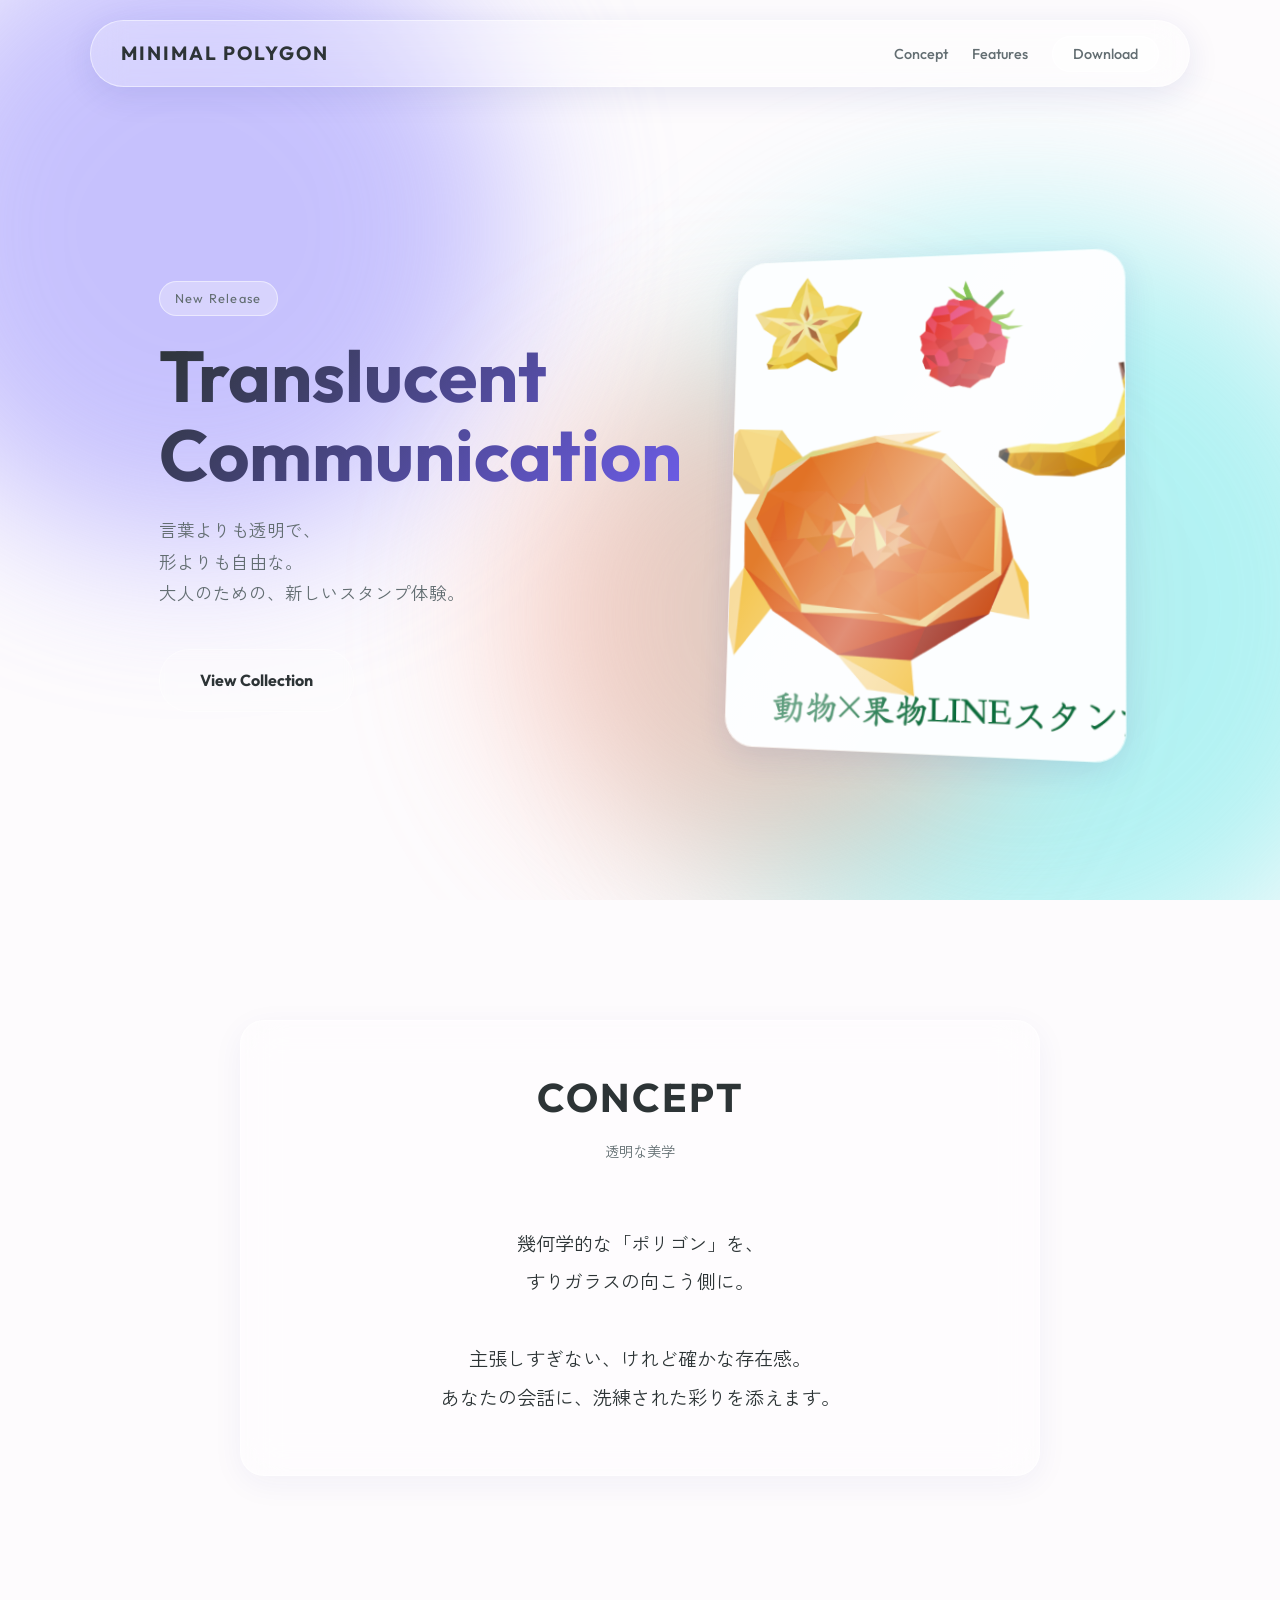
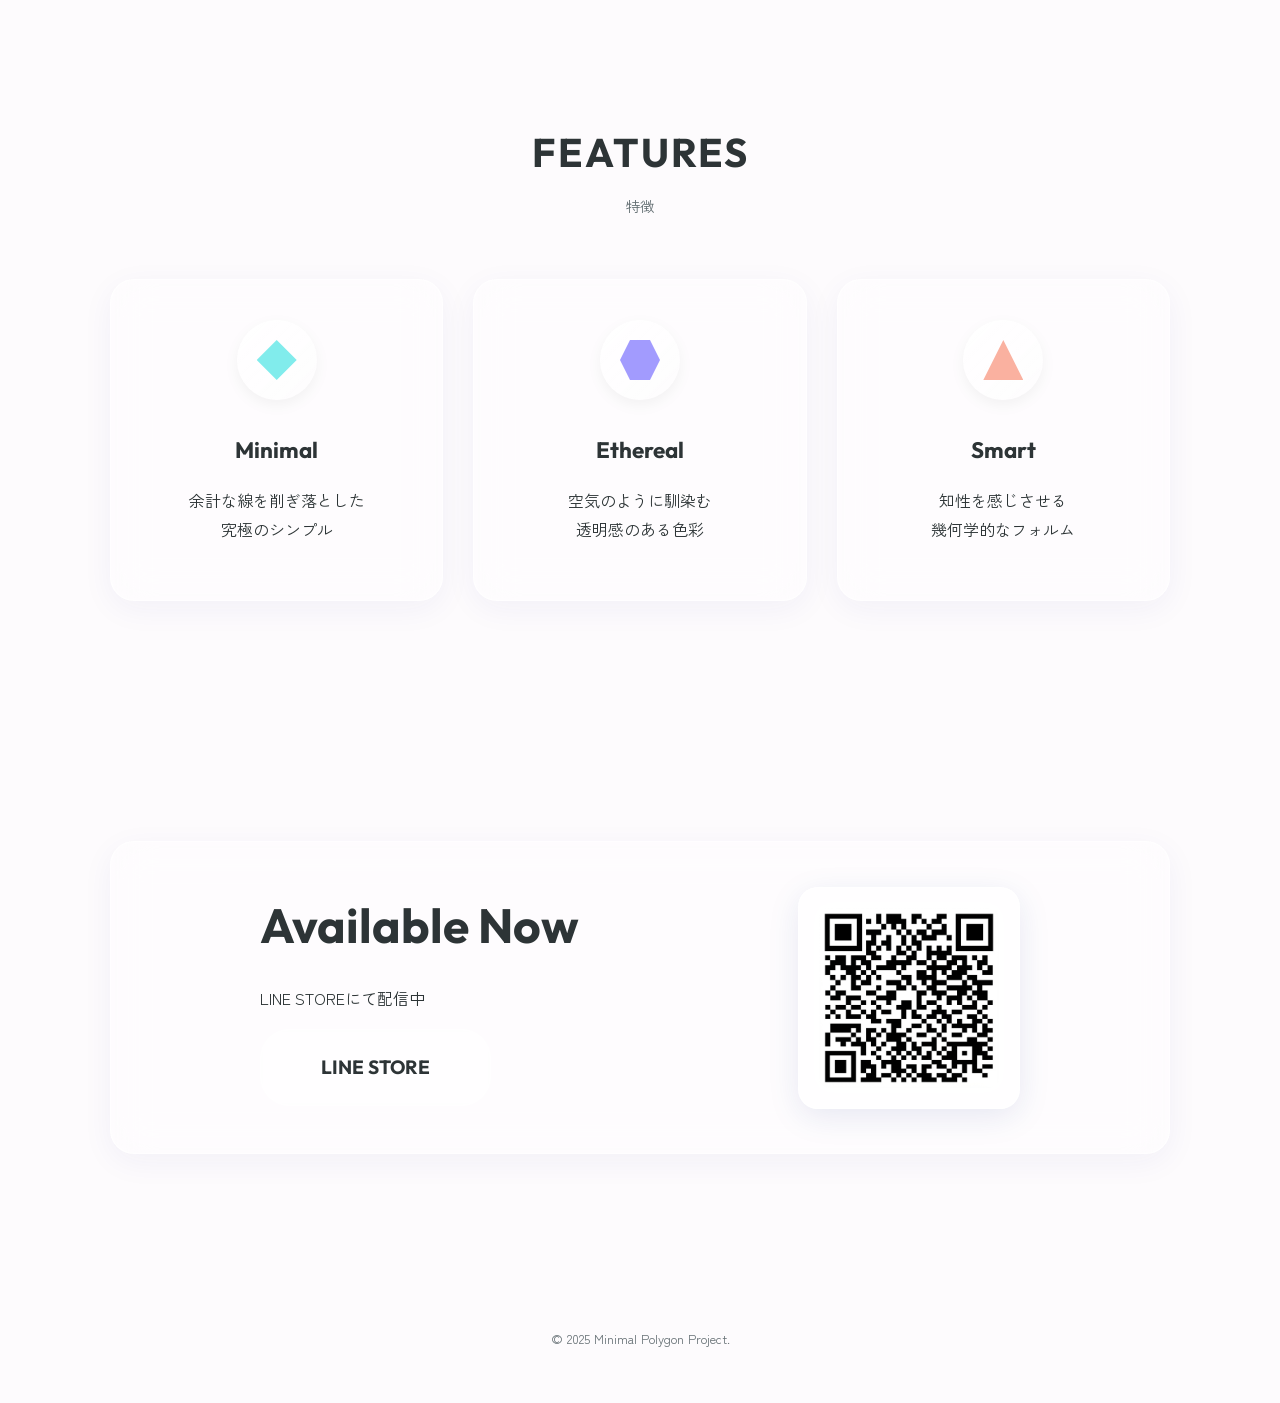
<file: index.html>
<!DOCTYPE html>
<html lang="ja">

<head>
    <meta charset="UTF-8">
    <meta name="viewport" content="width=device-width, initial-scale=1.0">
    <title>Minimal Polygon - Ethereal Edition</title>
    <link rel="preconnect" href="https://fonts.googleapis.com">
    <link rel="preconnect" href="https://fonts.gstatic.com" crossorigin>
    <link
        href="https://fonts.googleapis.com/css2?family=Outfit:wght@300;500;700&family=Zen+Kaku+Gothic+New:wght@300;500;700&display=swap"
        rel="stylesheet">
    <link rel="stylesheet" href="style.css">
</head>

<body>

    <!-- Ambient Background -->
    <div class="ambient-bg">
        <div class="orb orb-1"></div>
        <div class="orb orb-2"></div>
        <div class="orb orb-3"></div>
    </div>

    <header class="header glass">
        <div class="container">
            <h1 class="logo">MINIMAL POLYGON</h1>
            <nav class="nav">
                <a href="#concept">Concept</a>
                <a href="#features">Features</a>
                <a href="#download" class="btn-glass-nav">Download</a>
            </nav>
            <button class="hamburger" aria-label="Menu">
                <span></span>
                <span></span>
                <span></span>
            </button>
        </div>
    </header>

    <main>
        <section class="hero">
            <div class="container hero-content">
                <div class="hero-text">
                    <span class="badge-glass">New Release</span>
                    <h2 class="hero-title">Translucent<br>Communication</h2>
                    <p class="hero-desc">
                        言葉よりも透明で、<br>
                        形よりも自由な。<br>
                        大人のための、新しいスタンプ体験。
                    </p>
                    <a href="#download" class="btn-glass-primary">View Collection</a>
                </div>
                <div class="hero-visual">
                    <div class="prism-card glass floating">
                        <img src="main_visual.png" alt="Main Visual" class="hero-img">
                        <div class="shine"></div>
                    </div>
                </div>
            </div>
        </section>

        <section id="concept" class="section concept">
            <div class="container">
                <div class="glass-card concept-card reveal-up">
                    <div class="section-header">
                        <h3 class="section-title">CONCEPT</h3>
                        <p class="section-subtitle">透明な美学</p>
                    </div>
                    <p class="concept-text">
                        幾何学的な「ポリゴン」を、<br>
                        すりガラスの向こう側に。<br>
                        <br>
                        主張しすぎない、けれど確かな存在感。<br>
                        あなたの会話に、洗練された彩りを添えます。
                    </p>
                </div>
            </div>
        </section>

        <section id="features" class="section features">
            <div class="container">
                <div class="section-header">
                    <h3 class="section-title">FEATURES</h3>
                    <p class="section-subtitle">特徴</p>
                </div>
                <div class="feature-grid">
                    <div class="glass-card feature-card reveal-up" style="transition-delay: 0.1s;">
                        <div class="icon-box">
                            <div class="polygon-icon diamond"></div>
                        </div>
                        <h4>Minimal</h4>
                        <p>余計な線を削ぎ落とした<br>究極のシンプル</p>
                    </div>
                    <div class="glass-card feature-card reveal-up" style="transition-delay: 0.2s;">
                        <div class="icon-box">
                            <div class="polygon-icon hexagon"></div>
                        </div>
                        <h4>Ethereal</h4>
                        <p>空気のように馴染む<br>透明感のある色彩</p>
                    </div>
                    <div class="glass-card feature-card reveal-up" style="transition-delay: 0.3s;">
                        <div class="icon-box">
                            <div class="polygon-icon triangle"></div>
                        </div>
                        <h4>Smart</h4>
                        <p>知性を感じさせる<br>幾何学的なフォルム</p>
                    </div>
                </div>
            </div>
        </section>

        <section id="download" class="section download">
            <div class="container">
                <div class="glass-card download-card reveal-up">
                    <div class="download-content">
                        <div class="text-area">
                            <h3>Available Now</h3>
                            <p>LINE STOREにて配信中</p>
                            <a href="#" class="btn-glass-primary btn-large">
                                <span>LINE STORE</span>
                                <div class="glow"></div>
                            </a>
                        </div>
                        <div class="qr-area">
                            <div class="qr-frame glass">
                                <img src="qr_code.png" alt="QR Code">
                            </div>
                        </div>
                    </div>
                </div>
            </div>
        </section>
    </main>

    <footer class="footer">
        <div class="container">
            <p>&copy; 2025 Minimal Polygon Project.</p>
        </div>
    </footer>

    <script src="script.js"></script>
</body>

</html>
</file>
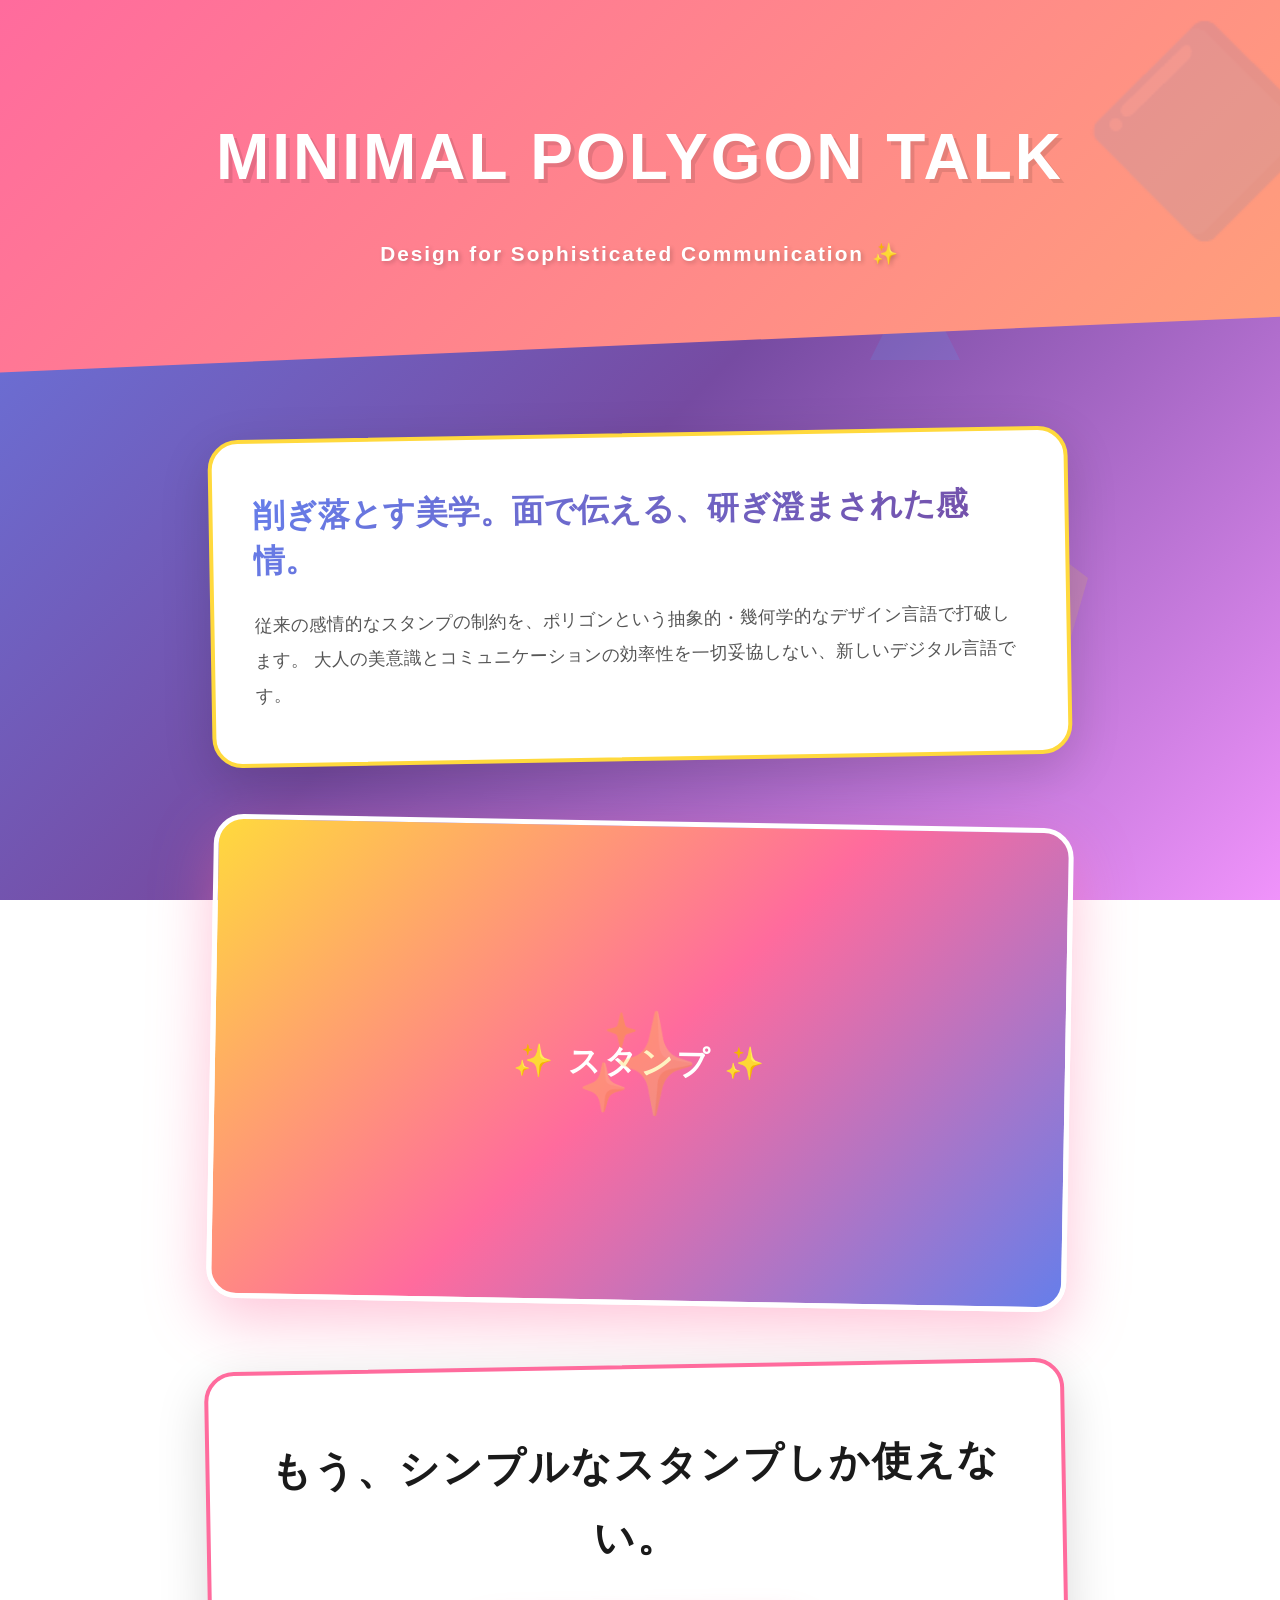
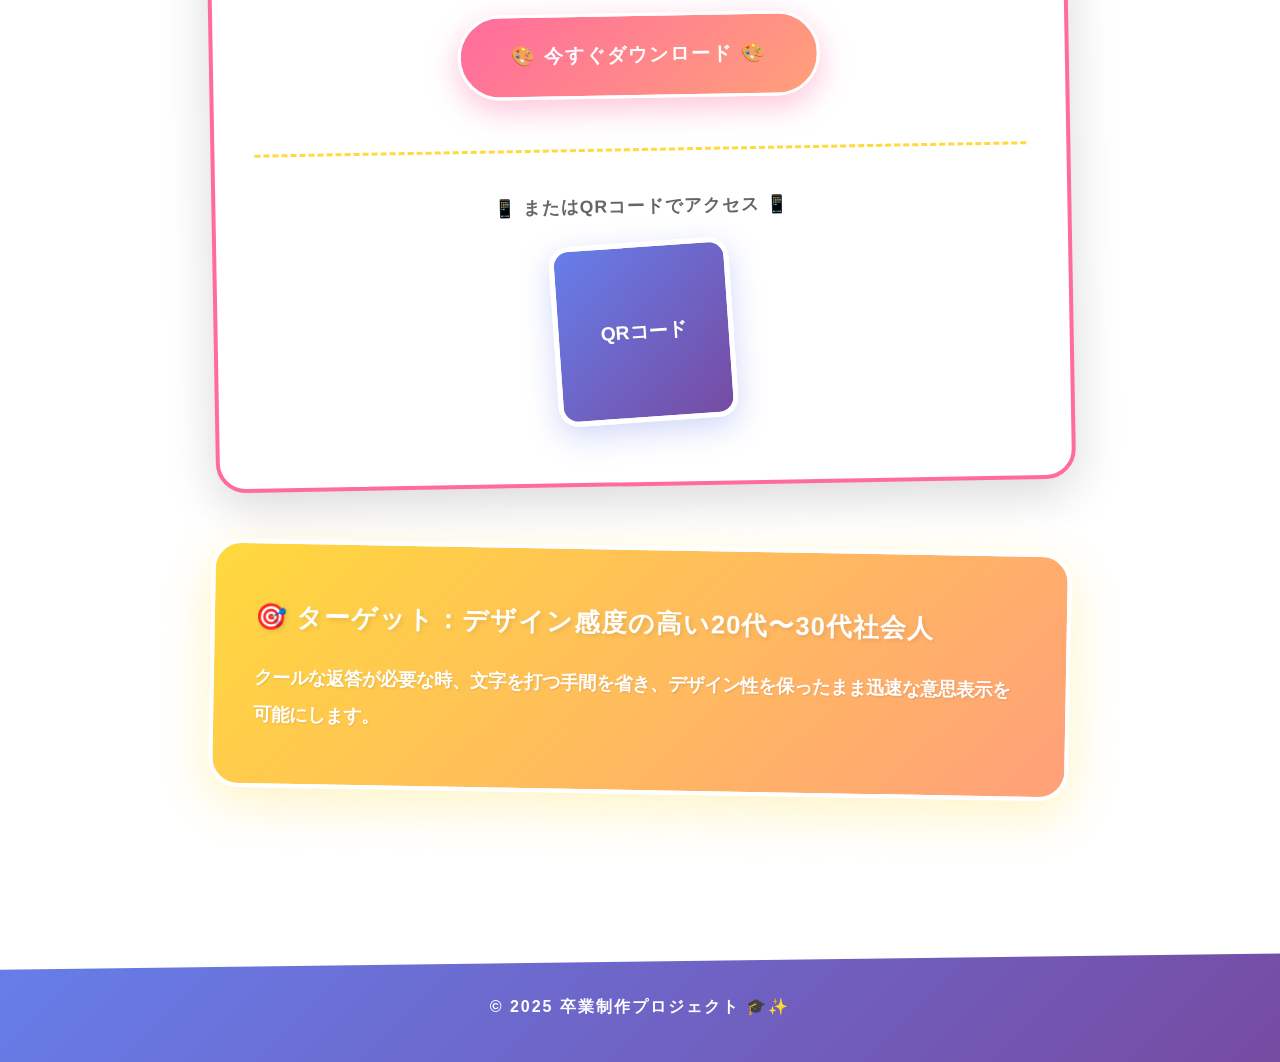
<file: polygon_stamp_lp.html>
<!DOCTYPE html>
<html lang="ja">
<head>
    <meta charset="UTF-8">
    <meta name="viewport" content="width=device-width, initial-scale=1.0">
    <title>Minimal Polygon Talk - 大人のためのLINEスタンプ</title>
    <style>
        /* ベースリセット */
        * {
            margin: 0;
            padding: 0;
            box-sizing: border-box;
        }
        
        body {
            font-family: 'Helvetica Neue', 'Noto Sans JP', Arial, sans-serif;
            background: linear-gradient(135deg, #667eea 0%, #764ba2 50%, #f093fb 100%);
            background-attachment: fixed;
            color: #333;
            line-height: 1.8;
            text-align: center;
            overflow-x: hidden;
        }
        
        /* 浮遊する図形 */
        .floating-shapes {
            position: fixed;
            top: 0;
            left: 0;
            width: 100%;
            height: 100%;
            pointer-events: none;
            z-index: 0;
            overflow: hidden;
        }
        
        .shape {
            position: absolute;
            opacity: 0.15;
        }
        
        .shape:nth-child(1) {
            width: 80px;
            height: 80px;
            background: #ff6b9d;
            clip-path: polygon(50% 0%, 100% 50%, 50% 100%, 0% 50%);
            top: 10%;
            left: 10%;
            animation: float 20s infinite ease-in-out;
        }
        
        .shape:nth-child(2) {
            width: 100px;
            height: 100px;
            background: #ffd93d;
            clip-path: polygon(50% 0%, 100% 38%, 82% 100%, 18% 100%, 0% 38%);
            top: 60%;
            right: 15%;
            animation: float 15s infinite ease-in-out 2s;
        }
        
        .shape:nth-child(3) {
            width: 60px;
            height: 60px;
            background: #6bcf7f;
            clip-path: polygon(30% 0%, 70% 0%, 100% 30%, 100% 70%, 70% 100%, 30% 100%, 0% 70%, 0% 30%);
            bottom: 20%;
            left: 20%;
            animation: float 18s infinite ease-in-out 4s;
        }
        
        .shape:nth-child(4) {
            width: 90px;
            height: 90px;
            background: #4facfe;
            clip-path: polygon(50% 0%, 0% 100%, 100% 100%);
            top: 30%;
            right: 25%;
            animation: float 22s infinite ease-in-out 1s;
        }
        
        @keyframes float {
            0%, 100% { transform: translate(0, 0) rotate(0deg); }
            25% { transform: translate(30px, -30px) rotate(90deg); }
            50% { transform: translate(0, -60px) rotate(180deg); }
            75% { transform: translate(-30px, -30px) rotate(270deg); }
        }
        
        /* ヘッダー */
        .header {
            background: linear-gradient(135deg, #ff6b9d 0%, #ffa07a 100%);
            color: white;
            padding: 100px 20px;
            position: relative;
            overflow: hidden;
            clip-path: polygon(0 0, 100% 0, 100% 85%, 0 100%);
        }
        
        .header::before {
            content: '🔷';
            position: absolute;
            font-size: 200px;
            opacity: 0.1;
            top: -50px;
            right: -50px;
            animation: spin 20s linear infinite;
        }
        
        @keyframes spin {
            from { transform: rotate(0deg); }
            to { transform: rotate(360deg); }
        }
        
        .header-content {
            position: relative;
            z-index: 1;
        }
        
        .header h1 {
            font-size: clamp(2.5em, 6vw, 4em);
            font-weight: 900;
            margin: 0;
            letter-spacing: 3px;
            text-transform: uppercase;
            animation: bounce 2s ease-in-out infinite;
            text-shadow: 4px 4px 0px rgba(0,0,0,0.1);
        }
        
        @keyframes bounce {
            0%, 100% { transform: translateY(0); }
            50% { transform: translateY(-10px); }
        }
        
        .tagline {
            font-size: clamp(1em, 2.5vw, 1.3em);
            color: #fff;
            margin-top: 20px;
            letter-spacing: 2px;
            font-weight: 600;
            text-shadow: 2px 2px 4px rgba(0,0,0,0.2);
        }
        
        /* メインコンテンツ */
        .content {
            max-width: 900px;
            margin: 0 auto;
            padding: 60px 20px;
            position: relative;
            z-index: 1;
        }
        
        .concept {
            background: white;
            padding: 50px 40px;
            border-radius: 30px;
            box-shadow: 0 15px 50px rgba(0,0,0,0.15);
            margin-bottom: 60px;
            text-align: left;
            transform: rotate(-1deg);
            transition: all 0.3s ease;
            border: 4px solid #ffd93d;
        }
        
        .concept:hover {
            transform: rotate(0deg) scale(1.02);
            box-shadow: 0 20px 60px rgba(0,0,0,0.2);
        }
        
        .concept h2 {
            font-size: clamp(1.5em, 3.5vw, 2em);
            background: linear-gradient(135deg, #667eea 0%, #764ba2 100%);
            -webkit-background-clip: text;
            -webkit-text-fill-color: transparent;
            background-clip: text;
            margin-bottom: 25px;
            font-weight: 900;
            line-height: 1.4;
        }
        
        .concept p {
            font-size: 1.1em;
            color: #555;
            line-height: 2;
            font-weight: 500;
        }
        
        /* ビジュアルセクション */
        .visual {
            margin: 60px 0;
            position: relative;
            transform: rotate(1deg);
            transition: transform 0.3s ease;
        }
        
        .visual:hover {
            transform: rotate(0deg) scale(1.05);
        }
        
        .visual-placeholder {
            background: linear-gradient(135deg, #ffd93d 0%, #ff6b9d 50%, #667eea 100%);
            aspect-ratio: 16/9;
            border-radius: 30px;
            display: flex;
            align-items: center;
            justify-content: center;
            color: white;
            font-size: 2em;
            font-weight: 900;
            letter-spacing: 3px;
            box-shadow: 0 20px 60px rgba(255, 107, 157, 0.4);
            overflow: hidden;
            position: relative;
            border: 5px solid white;
        }
        
        .visual-placeholder::after {
            content: '✨';
            position: absolute;
            font-size: 100px;
            opacity: 0.3;
            animation: pulse-emoji 2s infinite;
        }
        
        @keyframes pulse-emoji {
            0%, 100% { transform: scale(1); opacity: 0.3; }
            50% { transform: scale(1.2); opacity: 0.6; }
        }
        
        .visual img {
            max-width: 100%;
            height: auto;
            border-radius: 30px;
            box-shadow: 0 20px 60px rgba(0,0,0,0.2);
            border: 5px solid white;
        }
        
        /* CTAセクション */
        .call-to-action {
            background: white;
            padding: 60px 40px;
            border-radius: 30px;
            box-shadow: 0 15px 50px rgba(0,0,0,0.15);
            margin-bottom: 60px;
            border: 4px solid #ff6b9d;
            transform: rotate(-1deg);
            transition: transform 0.3s ease;
        }
        
        .call-to-action:hover {
            transform: rotate(0deg);
        }
        
        .call-to-action h3 {
            color: #1a1a1a;
            font-size: clamp(1.8em, 4.5vw, 2.5em);
            margin-bottom: 30px;
            font-weight: 900;
            letter-spacing: 2px;
        }
        
        .buttons {
            margin: 40px 0;
        }
        
        .btn {
            display: inline-block;
            background: linear-gradient(135deg, #ff6b9d 0%, #ffa07a 100%);
            color: white;
            padding: 22px 50px;
            text-decoration: none;
            border-radius: 50px;
            font-weight: 900;
            font-size: 1.2em;
            letter-spacing: 2px;
            transition: all 0.3s ease;
            box-shadow: 0 10px 30px rgba(255, 107, 157, 0.4);
            position: relative;
            text-transform: uppercase;
            border: 3px solid white;
        }
        
        .btn:hover {
            transform: translateY(-5px) scale(1.05);
            box-shadow: 0 15px 40px rgba(255, 107, 157, 0.6);
            animation: wiggle 0.5s ease-in-out;
        }
        
        @keyframes wiggle {
            0%, 100% { transform: translateY(-5px) rotate(0deg); }
            25% { transform: translateY(-5px) rotate(-5deg); }
            75% { transform: translateY(-5px) rotate(5deg); }
        }
        
        .btn span {
            position: relative;
            z-index: 1;
        }
        
        /* QRコード */
        .qr-code {
            margin-top: 50px;
            padding-top: 40px;
            border-top: 3px dashed #ffd93d;
        }
        
        .qr-code p {
            font-size: 1.1em;
            color: #666;
            margin-bottom: 20px;
            letter-spacing: 1px;
            font-weight: 700;
        }
        
        .qr-placeholder {
            width: 180px;
            height: 180px;
            margin: 0 auto;
            background: linear-gradient(135deg, #667eea 0%, #764ba2 100%);
            border: 5px solid white;
            border-radius: 20px;
            display: flex;
            align-items: center;
            justify-content: center;
            color: white;
            font-size: 1.2em;
            font-weight: 900;
            box-shadow: 0 10px 30px rgba(102, 126, 234, 0.3);
            transform: rotate(-3deg);
            transition: transform 0.3s ease;
        }
        
        .qr-placeholder:hover {
            transform: rotate(0deg) scale(1.1);
        }
        
        .qr-code img {
            width: 180px;
            height: 180px;
            border: 5px solid white;
            border-radius: 20px;
            padding: 10px;
            background: white;
            box-shadow: 0 10px 30px rgba(0,0,0,0.2);
        }
        
        /* 詳細セクション */
        .detail {
            background: linear-gradient(135deg, #ffd93d 0%, #ffa07a 100%);
            color: white;
            padding: 50px 40px;
            border-radius: 30px;
            margin-bottom: 40px;
            text-align: left;
            border: 4px solid white;
            transform: rotate(1deg);
            box-shadow: 0 15px 50px rgba(255, 217, 61, 0.3);
        }
        
        .detail h4 {
            font-size: 1.6em;
            margin-bottom: 20px;
            font-weight: 900;
            letter-spacing: 1px;
            text-shadow: 2px 2px 4px rgba(0,0,0,0.1);
        }
        
        .detail p {
            font-size: 1.15em;
            line-height: 2;
            font-weight: 600;
            text-shadow: 1px 1px 2px rgba(0,0,0,0.1);
        }
        
        /* フッター */
        .footer {
            background: linear-gradient(135deg, #667eea 0%, #764ba2 100%);
            color: white;
            padding: 40px 20px;
            font-size: 1em;
            letter-spacing: 2px;
            font-weight: 600;
            clip-path: polygon(0 15%, 100% 0, 100% 100%, 0 100%);
            margin-top: 60px;
        }
        
        /* レスポンシブ */
        @media (max-width: 768px) {
            .header {
                padding: 80px 20px;
            }
            
            .concept, .call-to-action, .detail {
                padding: 40px 25px;
                transform: rotate(0deg);
            }
            
            .content {
                padding: 40px 15px;
            }
            
            .shape {
                display: none;
            }
        }
    </style>
</head>
<body>
    <div class="floating-shapes">
        <div class="shape"></div>
        <div class="shape"></div>
        <div class="shape"></div>
        <div class="shape"></div>
    </div>
    
    <header class="header">
        <div class="header-content">
            <h1>Minimal Polygon Talk</h1>
            <p class="tagline">Design for Sophisticated Communication ✨</p>
        </div>
    </header>
    
    <main class="content">
        <section class="concept">
            <h2>削ぎ落とす美学。面で伝える、研ぎ澄まされた感情。</h2>
            <p>
                従来の感情的なスタンプの制約を、ポリゴンという抽象的・幾何学的なデザイン言語で打破します。
                大人の美意識とコミュニケーションの効率性を一切妥協しない、新しいデジタル言語です。
            </p>
        </section>
        
        <div class="visual">
            <div class="visual-placeholder">
                ✨ スタンプ ✨
            </div>
            <!-- 実際の画像がある場合は以下のコメントを外してください
            <img src="main_visual.png" alt="Minimal Polygon Talk LINEスタンプメイン画像">
            -->
        </div>
        
        <section class="call-to-action">
            <h3>もう、シンプルなスタンプしか使えない。</h3>
            <div class="buttons">
                <a href="#" class="btn">
                    <span>🎨 今すぐダウンロード 🎨</span>
                </a>
            </div>
            
            <div class="qr-code">
                <p>📱 またはQRコードでアクセス 📱</p>
                <div class="qr-placeholder">QRコード</div>
                <!-- 実際のQRコード画像がある場合は以下のコメントを外してください
                <img src="qr_code.png" alt="LINEスタンプQRコード">
                -->
            </div>
        </section>
        
        <section class="detail">
            <h4>🎯 ターゲット：デザイン感度の高い20代〜30代社会人</h4>
            <p>クールな返答が必要な時、文字を打つ手間を省き、デザイン性を保ったまま迅速な意思表示を可能にします。</p>
        </section>
    </main>
    
    <footer class="footer">
        <p>© 2025 卒業制作プロジェクト 🎓✨</p>
    </footer>
</body>
</html>
</file>
<file: style.css>
/* Reset & Base */
*,
*::before,
*::after {
    box-sizing: border-box;
}

:root {
    /* Ethereal Palette */
    --bg-base: #fdfbfd;
    --glass-bg: rgba(255, 255, 255, 0.25);
    --glass-border: rgba(255, 255, 255, 0.5);
    --glass-shadow: rgba(31, 38, 135, 0.1);

    --text-main: #2d3436;
    --text-sub: #636e72;
    --accent-primary: #a29bfe;
    /* Soft Purple */
    --accent-secondary: #81ecec;
    /* Soft Cyan */
    --accent-pink: #fab1a0;
    /* Soft Pink */

    /* Fonts */
    --font-en: 'Outfit', sans-serif;
    --font-jp: 'Zen Kaku Gothic New', sans-serif;
}

body {
    margin: 0;
    font-family: var(--font-jp);
    background-color: var(--bg-base);
    color: var(--text-main);
    line-height: 1.8;
    overflow-x: hidden;
    min-height: 100vh;
}

body.no-scroll {
    overflow: hidden;
}

a {
    text-decoration: none;
    color: inherit;
    transition: 0.3s;
}

img {
    max-width: 100%;
    height: auto;
    display: block;
}

.container {
    max-width: 1100px;
    margin: 0 auto;
    padding: 0 20px;
}

/* Ambient Background (Mesh Gradient) */
.ambient-bg {
    position: fixed;
    top: 0;
    left: 0;
    width: 100vw;
    height: 100vh;
    z-index: -1;
    overflow: hidden;
    background: #fdfbfd;
}

.orb {
    position: absolute;
    border-radius: 50%;
    filter: blur(80px);
    opacity: 0.6;
    animation: move-orb 20s infinite alternate;
}

.orb-1 {
    top: -10%;
    left: -10%;
    width: 50vw;
    height: 50vw;
    background: var(--accent-primary);
    animation-duration: 25s;
}

.orb-2 {
    bottom: -10%;
    right: -10%;
    width: 60vw;
    height: 60vw;
    background: var(--accent-secondary);
    animation-duration: 30s;
    animation-delay: -5s;
}

.orb-3 {
    top: 40%;
    left: 40%;
    width: 40vw;
    height: 40vw;
    background: var(--accent-pink);
    animation-duration: 20s;
    animation-delay: -10s;
}

@keyframes move-orb {
    0% {
        transform: translate(0, 0) scale(1);
    }

    100% {
        transform: translate(30px, 50px) scale(1.1);
    }
}

/* Glass Utility */
.glass {
    background: var(--glass-bg);
    backdrop-filter: blur(16px);
    -webkit-backdrop-filter: blur(16px);
    border: 1px solid var(--glass-border);
    box-shadow: 0 8px 32px 0 var(--glass-shadow);
}

.glass-card {
    background: rgba(255, 255, 255, 0.4);
    backdrop-filter: blur(20px);
    -webkit-backdrop-filter: blur(20px);
    border: 1px solid rgba(255, 255, 255, 0.6);
    box-shadow: 0 8px 32px 0 rgba(31, 38, 135, 0.05);
    border-radius: 24px;
    padding: 40px;
}

/* Header */
.header {
    position: fixed;
    top: 20px;
    left: 0;
    right: 0;
    margin: 0 auto;
    width: 90%;
    max-width: 1100px;
    padding: 15px 30px;
    border-radius: 50px;
    z-index: 100;
    display: flex;
    justify-content: space-between;
    align-items: center;
}

.header .container {
    display: flex;
    justify-content: space-between;
    align-items: center;
    width: 100%;
    padding: 0;
}

.logo {
    font-family: var(--font-en);
    font-size: 1.2rem;
    font-weight: 700;
    letter-spacing: 0.1em;
    color: var(--text-main);
    margin: 0;
}

.nav a {
    margin-left: 20px;
    font-family: var(--font-en);
    font-size: 0.9rem;
    font-weight: 500;
    color: var(--text-sub);
}

.nav a:hover {
    color: var(--accent-primary);
}

.btn-glass-nav {
    background: rgba(255, 255, 255, 0.5);
    padding: 8px 20px;
    border-radius: 20px;
    border: 1px solid rgba(255, 255, 255, 0.8);
    transition: 0.3s;
}

.btn-glass-nav:hover {
    background: var(--accent-primary);
    color: white !important;
    border-color: var(--accent-primary);
}

/* Hero Section */
.hero {
    min-height: 100vh;
    display: flex;
    align-items: center;
    padding-top: 100px;
    /* Space for fixed header */
}

.hero-content {
    display: flex;
    align-items: center;
    justify-content: space-between;
}

.hero-text {
    flex: 1;
    padding-right: 40px;
}

.badge-glass {
    display: inline-block;
    padding: 5px 15px;
    background: rgba(255, 255, 255, 0.3);
    border: 1px solid rgba(255, 255, 255, 0.5);
    border-radius: 20px;
    font-size: 0.8rem;
    font-family: var(--font-en);
    letter-spacing: 0.1em;
    margin-bottom: 20px;
    color: var(--text-sub);
}

.hero-title {
    font-family: var(--font-en);
    font-size: 4.5rem;
    line-height: 1.1;
    margin: 0 0 20px;
    background: linear-gradient(135deg, var(--text-main) 0%, #6c5ce7 100%);
    background-clip: text;
    -webkit-background-clip: text;
    -webkit-text-fill-color: transparent;
}

.hero-desc {
    font-size: 1.1rem;
    color: var(--text-sub);
    margin-bottom: 40px;
}

.hero-visual {
    flex: 1;
    display: flex;
    justify-content: center;
    perspective: 1000px;
}

.prism-card {
    position: relative;
    width: 400px;
    height: 500px;
    border-radius: 30px;
    overflow: hidden;
    transform: rotateY(-10deg) rotateX(5deg);
    transition: transform 0.5s ease;
}

.prism-card:hover {
    transform: rotateY(0deg) rotateX(0deg);
}

.hero-img {
    width: 100%;
    height: 100%;
    object-fit: cover;
    mix-blend-mode: multiply;
    /* Blend with glass */
}

.shine {
    position: absolute;
    top: 0;
    left: 0;
    width: 100%;
    height: 100%;
    background: linear-gradient(120deg, transparent 30%, rgba(255, 255, 255, 0.4) 50%, transparent 70%);
    pointer-events: none;
}

/* Buttons */
.btn-glass-primary {
    display: inline-block;
    position: relative;
    padding: 16px 40px;
    background: rgba(255, 255, 255, 0.2);
    border: 1px solid rgba(255, 255, 255, 0.4);
    border-radius: 30px;
    color: var(--text-main);
    font-family: var(--font-en);
    font-weight: 700;
    overflow: hidden;
    backdrop-filter: blur(4px);
    transition: 0.3s;
}

.btn-glass-primary:hover {
    background: rgba(255, 255, 255, 0.6);
    transform: translateY(-2px);
    box-shadow: 0 10px 20px rgba(0, 0, 0, 0.05);
}

.btn-large {
    font-size: 1.2rem;
    padding: 20px 60px;
}

/* Sections */
.section {
    padding: 120px 0;
}

.section-header {
    text-align: center;
    margin-bottom: 60px;
}

.section-title {
    font-family: var(--font-en);
    font-size: 2.5rem;
    margin: 0;
    color: var(--text-main);
    letter-spacing: 0.05em;
}

.section-subtitle {
    font-size: 0.9rem;
    color: var(--text-sub);
    margin-top: 5px;
}

/* Concept */
.concept-card {
    max-width: 800px;
    margin: 0 auto;
    text-align: center;
}

.concept-text {
    font-size: 1.2rem;
    line-height: 2;
}

/* Features */
.feature-grid {
    display: grid;
    grid-template-columns: repeat(auto-fit, minmax(280px, 1fr));
    gap: 30px;
}

.feature-card {
    text-align: center;
    transition: transform 0.3s;
}

.feature-card:hover {
    transform: translateY(-10px);
}

.icon-box {
    width: 80px;
    height: 80px;
    margin: 0 auto 20px;
    display: flex;
    align-items: center;
    justify-content: center;
    background: linear-gradient(135deg, rgba(255, 255, 255, 0.8), rgba(255, 255, 255, 0.2));
    border-radius: 50%;
    box-shadow: 0 5px 15px rgba(0, 0, 0, 0.05);
}

.polygon-icon {
    width: 40px;
    height: 40px;
    background: var(--accent-primary);
}

.diamond {
    clip-path: polygon(50% 0%, 100% 50%, 50% 100%, 0% 50%);
    background: var(--accent-secondary);
}

.hexagon {
    clip-path: polygon(25% 0%, 75% 0%, 100% 50%, 75% 100%, 25% 100%, 0% 50%);
    background: var(--accent-primary);
}

.triangle {
    clip-path: polygon(50% 0%, 0% 100%, 100% 100%);
    background: var(--accent-pink);
}

.feature-card h4 {
    font-family: var(--font-en);
    font-size: 1.4rem;
    margin-bottom: 10px;
}

/* Download */
.download-content {
    display: flex;
    align-items: center;
    justify-content: space-around;
    flex-wrap: wrap;
}

.text-area {
    text-align: left;
}

.text-area h3 {
    font-family: var(--font-en);
    font-size: 3rem;
    margin: 0 0 10px;
}

.qr-frame {
    padding: 20px;
    border-radius: 20px;
    background: rgba(255, 255, 255, 0.5);
}

.qr-frame img {
    width: 180px;
    border-radius: 10px;
}

/* Footer */
.footer {
    text-align: center;
    padding: 40px 0;
    color: var(--text-sub);
    font-size: 0.8rem;
    position: relative;
    z-index: 1;
}

/* Animations */
.floating {
    animation: float 6s ease-in-out infinite;
}

@keyframes float {

    0%,
    100% {
        transform: translateY(0) rotateY(-10deg) rotateX(5deg);
    }

    50% {
        transform: translateY(-20px) rotateY(-5deg) rotateX(2deg);
    }
}

.reveal-up {
    opacity: 0;
    transform: translateY(30px);
    transition: 0.8s ease-out;
}

.reveal-up.in-view {
    opacity: 1;
    transform: translateY(0);
}

/* Hamburger Menu */
.hamburger {
    display: none;
    background: none;
    border: none;
    cursor: pointer;
    width: 30px;
    height: 24px;
    position: relative;
    z-index: 1001;
    padding: 0;
}

.hamburger span {
    display: block;
    width: 100%;
    height: 2px;
    background-color: var(--text-main);
    position: absolute;
    left: 0;
    transition: 0.3s ease-in-out;
}

.hamburger span:nth-child(1) {
    top: 0;
}

.hamburger span:nth-child(2) {
    top: 50%;
    transform: translateY(-50%);
}

.hamburger span:nth-child(3) {
    bottom: 0;
}

.hamburger.active span:nth-child(1) {
    top: 50%;
    transform: translateY(-50%) rotate(45deg);
}

.hamburger.active span:nth-child(2) {
    opacity: 0;
}

.hamburger.active span:nth-child(3) {
    bottom: 50%;
    transform: translateY(50%) rotate(-45deg);
}

/* Responsive */

/* タブレット・大型スマホ (768px以下) */
@media (max-width: 768px) {

    /* ヘッダー */
    .header {
        width: 95%;
        padding: 12px 20px;
        top: 15px;
    }

    .logo {
        font-size: 1rem;
    }

    .hamburger {
        display: block;
    }

    .nav {
        position: fixed;
        top: 0;
        left: 0;
        width: 100%;
        height: 100vh;
        background: rgba(255, 255, 255, 0.95);
        backdrop-filter: blur(20px);
        -webkit-backdrop-filter: blur(20px);
        display: flex;
        flex-direction: column;
        justify-content: center;
        align-items: center;
        gap: 30px;
        z-index: 1000;
        opacity: 0;
        visibility: hidden;
        transition: 0.4s ease;
    }

    .nav.active {
        opacity: 1;
        visibility: visible;
    }

    .nav a {
        margin-left: 0;
        font-size: 1.5rem;
        font-weight: 700;
        opacity: 0;
        transform: translateY(20px);
        transition: 0.4s ease;
    }

    .nav.active a {
        opacity: 1;
        transform: translateY(0);
    }

    .nav.active a:nth-child(1) {
        transition-delay: 0.1s;
    }

    .nav.active a:nth-child(2) {
        transition-delay: 0.2s;
    }

    .nav.active a:nth-child(3) {
        transition-delay: 0.3s;
    }

    .btn-glass-nav {
        padding: 12px 40px;
        font-size: 1.2rem;
        background: var(--accent-primary);
        color: white !important;
    }

    /* ヒーローセクション */
    .hero {
        padding-top: 80px;
        min-height: auto;
    }

    .hero-content {
        flex-direction: column-reverse;
        text-align: center;
    }

    .hero-text {
        padding-right: 0;
        margin-top: 30px;
    }

    .hero-title {
        font-size: 3rem;
    }

    .hero-desc {
        font-size: 1rem;
    }

    .prism-card {
        width: 280px;
        height: 350px;
    }

    /* セクション */
    .section {
        padding: 80px 0;
    }

    .section-title {
        font-size: 2rem;
    }

    .glass-card {
        padding: 30px;
    }

    /* コンセプト */
    .concept-text {
        font-size: 1.1rem;
    }

    /* フィーチャー */
    .feature-grid {
        grid-template-columns: 1fr;
        gap: 20px;
    }

    /* ダウンロード */
    .download-content {
        flex-direction: column;
        text-align: center;
        gap: 30px;
    }

    .text-area {
        text-align: center;
    }

    .text-area h3 {
        font-size: 2.5rem;
    }

    .qr-frame img {
        width: 160px;
    }

    /* ボタン */
    .btn-glass-primary {
        padding: 14px 35px;
        font-size: 0.95rem;
    }

    .btn-large {
        font-size: 1.1rem;
        padding: 18px 50px;
    }
}

/* 小型スマホ (480px以下) */
@media (max-width: 480px) {

    /* ヘッダー */
    .header {
        width: 96%;
        padding: 10px 15px;
        top: 10px;
    }

    .header .container {
        width: 100%;
    }

    .logo {
        font-size: 0.9rem;
    }

    /* ヒーローセクション */
    .hero {
        padding-top: 120px;
    }

    .hero-title {
        font-size: 2.2rem;
        line-height: 1.2;
    }

    .hero-desc {
        font-size: 0.95rem;
        margin-bottom: 30px;
    }

    .badge-glass {
        font-size: 0.75rem;
        padding: 4px 12px;
    }

    .prism-card {
        width: 240px;
        height: 300px;
    }

    /* セクション */
    .section {
        padding: 60px 0;
    }

    .section-header {
        margin-bottom: 40px;
    }

    .section-title {
        font-size: 1.6rem;
    }

    .section-subtitle {
        font-size: 0.85rem;
    }

    .glass-card {
        padding: 25px;
        border-radius: 20px;
    }

    /* コンセプト */
    .concept-text {
        font-size: 1rem;
        line-height: 1.8;
    }

    /* フィーチャー */
    .icon-box {
        width: 70px;
        height: 70px;
    }

    .polygon-icon {
        width: 35px;
        height: 35px;
    }

    .feature-card h4 {
        font-size: 1.2rem;
    }

    .feature-card p {
        font-size: 0.9rem;
    }

    /* ダウンロード */
    .text-area h3 {
        font-size: 2rem;
    }

    .text-area p {
        font-size: 0.95rem;
    }

    .qr-frame {
        padding: 15px;
    }

    .qr-frame img {
        width: 140px;
    }

    /* ボタン */
    .btn-glass-primary {
        padding: 12px 30px;
        font-size: 0.9rem;
        /* タッチ操作のための最小サイズを確保 */
        min-height: 44px;
    }

    .btn-large {
        font-size: 1rem;
        padding: 16px 40px;
        min-height: 50px;
    }

    /* フッター */
    .footer {
        padding: 30px 0;
        font-size: 0.75rem;
    }

    /* コンテナの余白調整 */
    .container {
        padding: 0 15px;
    }
}
</file>
